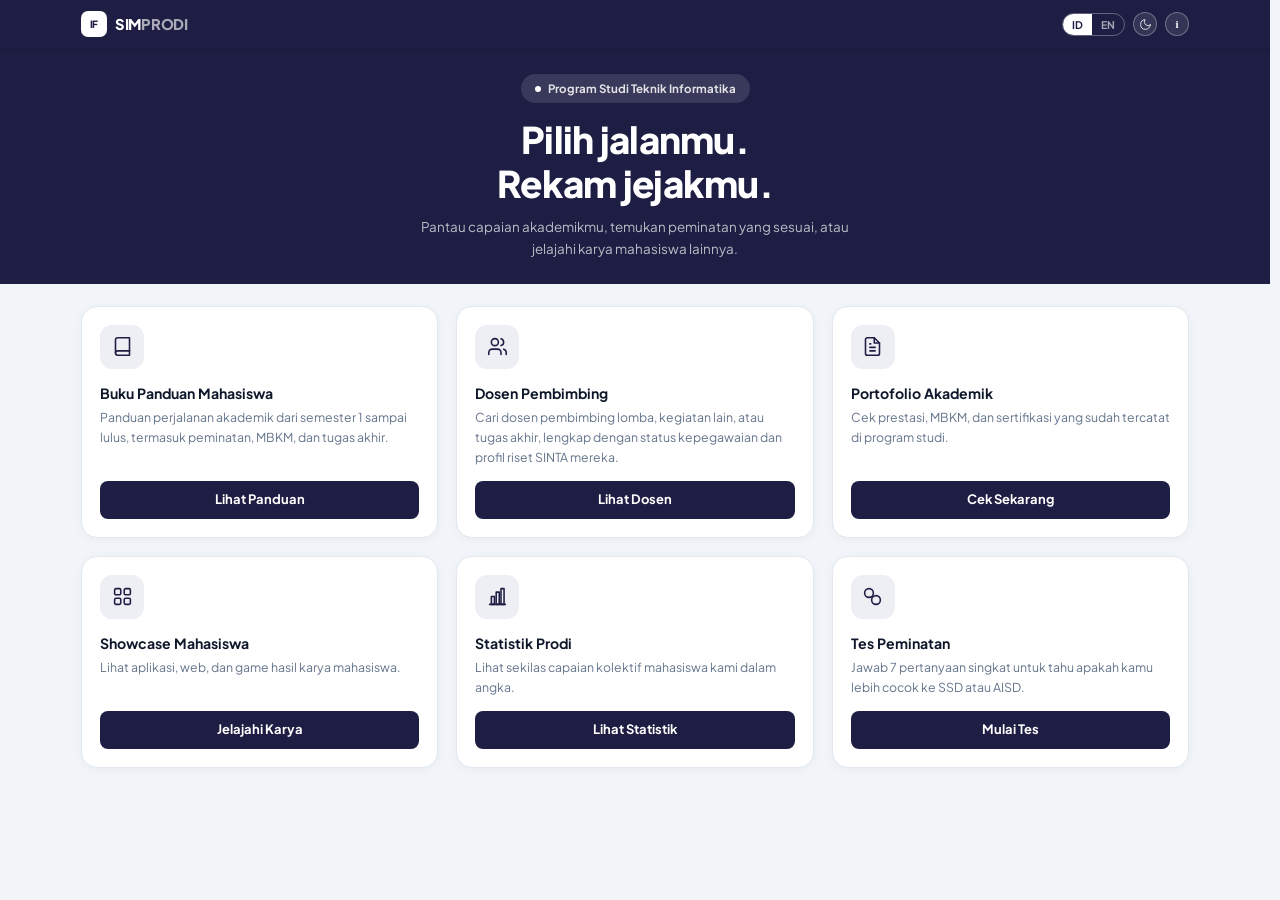
<file: index.html>
<html lang="id">
<head>
<meta charset="UTF-8">
<meta name="viewport" content="width=device-width, initial-scale=1.0">
<title>SIMPRODI - Sistem Informasi Program Studi</title>
<meta name="description" content="Pantau capaian akademikmu, temukan peminatan yang sesuai, atau jelajahi karya mahasiswa lainnya.">
<meta property="og:title" content="SIMPRODI - Sistem Informasi Program Studi">
<meta property="og:description" content="Pantau capaian akademikmu, temukan peminatan yang sesuai, atau jelajahi karya mahasiswa lainnya.">
<meta property="og:type" content="website">
<meta property="og:image" content="https://simprodi.fandipres.my.id/previews/home-page.png">
<link rel="canonical" href="https://simprodi.fandipres.my.id/">
<script type="application/ld+json">
{
  "@context": "https://schema.org",
  "@type": "WebSite",
  "name": "SIMPRODI - Sistem Informasi Program Studi",
  "url": "https://simprodi.fandipres.my.id/",
  "description": "Pantau capaian akademikmu, temukan peminatan yang sesuai, atau jelajahi karya mahasiswa lainnya.",
  "inLanguage": ["id", "en"]
}
</script>
<script>
// Terapkan pilihan tema tersimpan SEBELUM CSS digambar, supaya tidak ada
// kedipan warna terang sesaat sebelum berpindah ke gelap (atau sebaliknya).
(function() {
  try {
    var saved = localStorage.getItem('simprodi_theme');
    if (saved === 'light' || saved === 'dark') document.documentElement.setAttribute('data-theme', saved);
  } catch (e) {}
})();
</script>
<link rel="stylesheet" href="https://fonts.googleapis.com/css2?family=Plus+Jakarta+Sans:wght@400;500;600;700;800&display=swap">
<link rel="stylesheet" href="/assets/app.css">
</head>
<body>
<script src="/assets/app.js"></script>
</body>
</html>
</file>
<file: assets/app.css>
*, *::before, *::after { box-sizing: border-box; margin: 0; padding: 0; -webkit-tap-highlight-color: transparent; }

:root {
  --blue:        #1e1e44;
  --accent:      #1e1e44;
  --blue-soft:   #eeeff5;
  --blue-border: #d7d9e6;
  --slate:       #5b6b8c;
  --slate-soft:  #eef1f5;
  --slate-border:#d7ddE6;
  --green:       #16a34a;
  --green-soft:  #f0fdf4;
  --green-border:#bbf7d0;
  --purple:      #7c3aed;
  --purple-soft: #faf5ff;
  --purple-border:#ddd6fe;
  --orange:      #ea580c;
  --orange-soft: #fff7ed;
  --orange-border:#fed7aa;
  --red:         #dc2626;
  --red-soft:    #fef2f2;
  --red-border:  #fecaca;
  --bg:          #f1f5f9;
  --card:        #ffffff;
  --border:      #e2e8f0;
  --text:        #0f172a;
  --muted:       #64748b;
  --subtle:      #94a3b8;
  --radius:      10px;
  --font: 'Plus Jakarta Sans', system-ui, -apple-system, 'Segoe UI', Roboto, sans-serif;
}

/* Mode gelap: menimpa palet di atas. Dipicu otomatis mengikuti preferensi
   sistem (prefers-color-scheme), atau override manual lewat atribut
   data-theme di <html> saat pengguna memilih sendiri lewat tombol toggle. */
@media (prefers-color-scheme: dark) {
  :root:not([data-theme="light"]) {
    --blue:        #4a4a7e;
    --accent:      #a5b4fc;
    --blue-soft:   #23233f;
    --blue-border: #3a3a5e;
    --slate:       #8a94ad;
    --slate-soft:  #232733;
    --slate-border:#3a4050;
    --green:       #22c55e;
    --green-soft:  #142e1e;
    --green-border:#1b4a2e;
    --purple:      #a78bfa;
    --purple-soft: #241a3d;
    --purple-border:#3f2a6b;
    --orange:      #fb923c;
    --orange-soft: #3a2210;
    --orange-border:#6b3a10;
    --red:         #f87171;
    --red-soft:    #3a1616;
    --red-border:  #6b2323;
    --bg:          #0f172a;
    --card:        #1e293b;
    --border:      #334155;
    --text:        #f1f5f9;
    --muted:       #94a3b8;
    --subtle:      #64748b;
  }
}
:root[data-theme="dark"] {
  --blue:        #4a4a7e;
  --accent:      #a5b4fc;
  --blue-soft:   #23233f;
  --blue-border: #3a3a5e;
  --slate:       #8a94ad;
  --slate-soft:  #232733;
  --slate-border:#3a4050;
  --green:       #22c55e;
  --green-soft:  #142e1e;
  --green-border:#1b4a2e;
  --purple:      #a78bfa;
  --purple-soft: #241a3d;
  --purple-border:#3f2a6b;
  --orange:      #fb923c;
  --orange-soft: #3a2210;
  --orange-border:#6b3a10;
  --red:         #f87171;
  --red-soft:    #3a1616;
  --red-border:  #6b2323;
  --bg:          #0f172a;
  --card:        #1e293b;
  --border:      #334155;
  --text:        #f1f5f9;
  --muted:       #94a3b8;
  --subtle:      #64748b;
}

body {
  font-family: var(--font); background: var(--bg);
  color: var(--text); min-height: 100vh;
  font-size: 15px; line-height: 1.5;
  -webkit-font-smoothing: antialiased;
  display: flex; flex-direction: column;
  overflow-x: hidden;
}
main { flex: 1; }

/* ---- CUSTOM SCROLLBAR ---- theme-aware (uses --blue-border, which
   already has its own light/dark values), so it follows the navy
   identity instead of the browser's default gray scrollbar. */
/* scrollbar-gutter menjaga lebar area konten tetap sama baik saat
   scrollbar vertikal muncul (halaman panjang) maupun tidak (halaman
   pendek) - tanpa ini, header/.page-wrap yang di-center akan tampak
   bergeser beberapa pixel setiap kali berpindah fitur. */
html { scrollbar-width: thin; scrollbar-color: var(--blue-border) transparent; scrollbar-gutter: stable; }
::-webkit-scrollbar { width: 9px; height: 9px; }
::-webkit-scrollbar-track { background: transparent; }
::-webkit-scrollbar-thumb { background: var(--blue-border); border-radius: 5px; border: 2px solid transparent; background-clip: padding-box; }
::-webkit-scrollbar-thumb:hover { background: var(--blue); background-clip: padding-box; }

/* ---- HEADER ----
   Latar navy tetap, terlepas dari tema terang/gelap situs - header
   berperan sebagai "identitas" yang selalu gelap, jadi semua warna teks
   di dalamnya di-override manual ke putih/terang, bukan ikut var(--text). */
.site-header {
  background: var(--blue);
  box-shadow: 0 1px 6px rgba(0,0,0,.16);
  position: sticky; top: 0; z-index: 100;
}
.header-inner {
  max-width: 900px; margin: 0 auto;
  padding: 0 16px; height: 48px;
  display: flex; align-items: center; justify-content: space-between;
}
.header-brand { display: flex; align-items: center; gap: 8px; cursor: pointer; }
.header-brand-mark {
  width: 26px; height: 26px; border-radius: 7px; background: #fff;
  color: var(--accent); font-weight: 800; font-size: 10px; letter-spacing: -0.02em;
  display: flex; align-items: center; justify-content: center; flex-shrink: 0;
}
.header-brand-text {
  font-size: 0.92rem; font-weight: 800; color: #fff; letter-spacing: -0.02em;
}
.header-brand-text span { color: rgba(255,255,255,.62); }
.header-info-btn {
  width: 24px; height: 24px; border-radius: 50%;
  border: 1.5px solid rgba(255,255,255,.3); background: rgba(255,255,255,.1);
  display: flex; align-items: center; justify-content: center;
  cursor: pointer; font-size: 0.68rem; font-weight: 700;
  color: #fff; font-family: Georgia, serif;
  transition: border-color .15s, color .15s, background .15s;
  flex-shrink: 0; line-height: 1;
}
.header-info-btn:hover { border-color: #fff; background: rgba(255,255,255,.2); color: #fff; }
.lang-toggle {
  display: flex; border: 1.5px solid rgba(255,255,255,.3); border-radius: 20px;
  overflow: hidden; flex-shrink: 0;
}
.lang-btn {
  border: none; background: transparent; color: rgba(255,255,255,.6);
  font-family: var(--font); font-size: 0.66rem; font-weight: 700;
  padding: 4px 9px; cursor: pointer; transition: background .15s, color .15s;
}
.lang-btn.active { background: #fff; color: var(--blue); }

/* ---- MODAL ABOUT ---- */
.about-overlay {
  display: none; position: fixed; inset: 0;
  background: rgba(15,23,42,.35); z-index: 300;
  align-items: flex-end; justify-content: center;
  padding: 0 16px 24px;
}
.about-overlay.open { display: flex; }
.about-modal {
  background: var(--card); border-radius: 16px;
  padding: 22px 20px 20px; width: 100%; max-width: 480px;
  box-shadow: 0 12px 40px rgba(0,0,0,.18);
  animation: slideUp .18s ease;
}
@keyframes slideUp { from { transform: translateY(16px); opacity: 0; } to { transform: translateY(0); opacity: 1; } }
.about-eyebrow {
  font-size: 0.62rem; font-weight: 700; text-transform: uppercase;
  letter-spacing: 0.08em; color: var(--subtle); margin-bottom: 10px;
}
.about-brand {
  font-size: 1.1rem; font-weight: 800; color: var(--text);
  letter-spacing: -0.02em; margin-bottom: 4px;
}
.about-brand b { color: var(--accent); }
.about-expand {
  font-size: 0.78rem; font-weight: 600; color: var(--muted);
  margin-bottom: 12px; line-height: 1.5;
}
.about-desc {
  font-size: 0.80rem; color: var(--muted); line-height: 1.65;
}
.about-close {
  display: block; width: 100%; margin-top: 16px;
  background: var(--bg); border: none; border-radius: 8px;
  padding: 10px; font-size: 0.84rem; font-weight: 600;
  font-family: var(--font); color: var(--muted); cursor: pointer;
  transition: background .15s;
}
.about-close:hover { background: var(--border); }

/* ---- LAYOUT ---- */
.page-wrap { max-width: 900px; margin: 0 auto; padding: 20px 16px 48px; }

/* Lebar konten: dua ukuran saja, di semua ukuran layar.
   - Lebar: mengikuti .page-wrap (900px, 1140px di desktop) untuk halaman
     ikhtisar/grid: Beranda, Buku Panduan, Dosen, Statistik, Galeri dan
     Detail Showcase. View-nya tidak diberi max-width sendiri.
   - Sempit: 760px untuk halaman baca/isian: Portofolio (cari + detail),
     Tes Peminatan (+ hasil), Kirim Karya, Cek Status.
   .home-hero-inner selalu = lebar konten + 32px (padding 16px kiri-kanan),
   supaya judul hero sejajar dengan tepi konten di bawahnya. Untuk halaman
   lebar itu otomatis (default .home-hero-inner = lebar .page-wrap). */
#searchSection, #detailView, #quizView, #quizResultView, #scFormView, #scStatusView {
  max-width: 760px; margin-left: auto; margin-right: auto;
}
#searchSection .home-hero-inner, #detailView .home-hero-inner, #quizView .home-hero-inner,
#quizResultView .home-hero-inner, #scFormView .home-hero-inner, #scStatusView .home-hero-inner { max-width: 792px; }

@media (min-width: 1024px) {
  .page-wrap { max-width: 1140px; }
  .header-inner { max-width: 1140px; }
}

/* ---- SEARCH ---- */
.search-card {
  background: var(--card); border: 1px solid var(--border);
  border-radius: var(--radius); padding: 16px; margin-bottom: 18px;
}
.search-row { display: flex; gap: 8px; }
.search-input {
  flex: 1; border: 1.5px solid var(--border); border-radius: 8px;
  padding: 10px 13px; font-size: 0.92rem; font-family: var(--font);
  color: var(--text); outline: none; transition: border-color .15s;
  background: var(--card);
}
.search-input:focus   { border-color: var(--accent); }
.search-input::placeholder { color: var(--subtle); }
.search-btn {
  background: var(--blue); color: #fff; border: none;
  border-radius: 8px; padding: 10px 20px;
  font-size: 0.92rem; font-weight: 600; font-family: var(--font);
  cursor: pointer; transition: background .15s; white-space: nowrap;
}
.search-btn:hover    { filter: brightness(1.25); }
.search-btn:disabled { opacity: .45; cursor: not-allowed; }
.search-hint { font-size: 0.78rem; color: var(--muted); margin-top: 8px; }

/* ---- STATUS ---- */
.msg-center { text-align: center; padding: 20px 0; font-size: 0.87rem; color: var(--muted); }
.msg-error  { text-align: center; padding: 20px 0; font-size: 0.87rem; color: var(--red); }

/* ---- RESULT INFO ---- */
.result-info {
  font-size: 0.82rem; color: var(--accent);
  background: var(--blue-soft); border: 1px solid var(--blue-border);
  border-radius: 8px; padding: 9px 14px; margin-bottom: 12px;
}

/* ---- STUDENT CARDS ---- */
.student-card {
  background: var(--card); border: 1px solid var(--border);
  border-radius: var(--radius); padding: 13px 15px;
  margin-bottom: 8px; cursor: pointer;
  display: flex; align-items: center; gap: 12px;
  transition: border-color .15s, box-shadow .15s;
  -webkit-tap-highlight-color: transparent;
}
.student-card:hover {
  border-color: var(--accent);
  box-shadow: 0 2px 12px rgba(15,23,42,.08);
}
.s-body  { flex: 1; min-width: 0; }
.s-name  { font-weight: 600; font-size: 0.92rem; white-space: nowrap; overflow: hidden; text-overflow: ellipsis; }
.s-nim   { font-size: 0.78rem; color: var(--muted); margin-top: 1px; }
.s-tags  { display: flex; flex-wrap: wrap; gap: 4px; margin-top: 6px; }
.tag {
  font-size: 0.70rem; font-weight: 600; padding: 2px 8px;
  border-radius: 20px; border: 1px solid; line-height: 1.4;
}
.tag-p  { background: var(--blue-soft);   color: var(--accent);   border-color: var(--blue-border);   }
.tag-m  { background: var(--green-soft);  color: var(--green);  border-color: var(--green-border);  }
.tag-s  { background: var(--purple-soft); color: var(--purple); border-color: var(--purple-border); }
.tag-0  { background: var(--bg); color: var(--subtle); border-color: var(--border); }
.s-chevron {
  width: 8px; height: 8px; flex-shrink: 0;
  border-right: 2px solid var(--border);
  border-top:   2px solid var(--border);
  transform: rotate(45deg); margin-right: 4px;
}

/* ---- DETAIL VIEW ---- */
#detailView { display: none; }

.detail-header {
  background: var(--card); border: 1px solid var(--border);
  border-radius: var(--radius); padding: 16px;
  display: flex; align-items: center; gap: 14px; margin-bottom: 14px;
}

/* ---- IKUTI NIM (bookmark lokal, lihat app.js) ---- */
.follow-btn {
  flex-shrink: 0; background: var(--card); border: 1.5px solid var(--border);
  border-radius: 8px; padding: 8px 14px; min-height: 40px; font-size: 0.82rem; font-weight: 600;
  font-family: var(--font); color: var(--muted); cursor: pointer;
  transition: border-color .15s, color .15s, background .15s;
}
.follow-btn:hover { border-color: var(--accent); color: var(--accent); }
.follow-btn.active { background: var(--blue-soft); border-color: var(--accent); color: var(--accent); }
.follow-list-title {
  font-size: 0.72rem; font-weight: 700; text-transform: uppercase;
  letter-spacing: .05em; color: var(--muted); margin: 2px 0 8px;
}
.follow-badge {
  display: inline-block; margin-left: 6px; font-size: 0.68rem; font-weight: 700;
  padding: 1px 7px; border-radius: 20px; vertical-align: middle;
  background: var(--red-soft); color: var(--red); border: 1px solid var(--red-border);
}
.follow-remove-btn {
  flex-shrink: 0; width: 26px; height: 26px; border-radius: 6px;
  border: 1px solid var(--border); background: var(--card); color: var(--muted);
  font-size: 0.95rem; cursor: pointer; transition: border-color .15s, color .15s, background .15s;
}
.follow-remove-btn:hover { border-color: var(--red-border); color: var(--red); background: var(--red-soft); }
.d-name    { font-size: 1rem; font-weight: 700; }
.d-nim     { font-size: 0.80rem; color: var(--muted); margin-top: 2px; }

/* ---- ACCORDION ---- */
.acc-wrap  { margin-bottom: 8px; }

.acc-btn {
  width: 100%; background: var(--card);
  border: 1px solid var(--border); border-radius: var(--radius);
  padding: 12px 16px; display: flex; align-items: center;
  justify-content: space-between; cursor: pointer;
  font-family: var(--font); transition: border-color .15s;
  -webkit-tap-highlight-color: transparent;
}
.acc-btn:hover { border-color: var(--muted); }
.acc-btn.is-open { border-radius: var(--radius) var(--radius) 0 0; }

.acc-lhs   { display: flex; align-items: center; gap: 10px; }
.acc-cat-icon {
  width: 30px; height: 30px; border-radius: 9px; flex-shrink: 0;
  background: var(--blue-soft); color: var(--accent);
  display: flex; align-items: center; justify-content: center;
}
.acc-label { font-size: 0.88rem; font-weight: 600; color: var(--text); }
.acc-count { font-size: 0.70rem; font-weight: 700; padding: 2px 7px; border-radius: 20px; }
.c-blue    { background: var(--blue-soft);   color: var(--accent);   }
.c-green   { background: var(--green-soft);  color: var(--green);  }
.c-purple  { background: var(--purple-soft); color: var(--purple); }

.acc-icon {
  width: 7px; height: 7px; flex-shrink: 0;
  border-right: 2px solid var(--subtle);
  border-bottom: 2px solid var(--subtle);
  transform: rotate(45deg); transition: transform .2s;
}
.acc-icon.open { transform: rotate(-135deg); }

.acc-body {
  display: none; background: var(--card);
  border: 1px solid var(--border); border-top: none;
  border-radius: 0 0 var(--radius) var(--radius);
}
.acc-body.open { display: block; }

.acc-empty {
  padding: 18px 16px; font-size: 0.84rem; color: var(--subtle); font-style: italic;
}

/* ---- DATA ROWS ---- */
.data-row {
  padding: 12px 16px; border-bottom: 1px solid var(--border);
}
.data-row:last-child { border-bottom: none; }

.row-meta { display: flex; align-items: center; flex-wrap: wrap; gap: 5px; margin-bottom: 5px; }
.sem-tag {
  font-size: 0.70rem; font-weight: 600; padding: 2px 7px;
  border-radius: 4px; background: var(--bg); color: var(--muted);
}
.kat-tag {
  font-size: 0.70rem; font-weight: 600; padding: 2px 7px;
  border-radius: 4px; background: var(--purple-soft);
  color: var(--purple); border: 1px solid var(--purple-border);
}
.row-main { font-size: 0.86rem; color: var(--text); line-height: 1.55; }
.row-sub  { font-size: 0.81rem; color: var(--muted); line-height: 1.5; margin-top: 3px; font-style: italic; }

/* ---- LAPORAN ---- */
.lapor-card {
  background: var(--card); border: 1px solid var(--border);
  border-radius: var(--radius); padding: 16px; margin-top: 10px;
}
.lapor-header {
  display: flex; align-items: flex-start;
  justify-content: space-between; gap: 12px; flex-wrap: wrap;
}
.lapor-title { font-size: 0.88rem; font-weight: 600; }
.lapor-desc  { font-size: 0.79rem; color: var(--muted); margin-top: 3px; }
.btn-lapor {
  background: var(--card); color: var(--accent);
  border: 1px solid var(--border); border-radius: 999px;
  padding: 9px 16px; min-height: 40px; font-size: 0.82rem; font-weight: 700;
  font-family: var(--font); cursor: pointer; white-space: nowrap;
  transition: background .15s; flex-shrink: 0;
}
.btn-lapor:hover { background: var(--blue-soft); border-color: var(--accent); }

.alert {
  margin-top: 10px; padding: 10px 13px; border-radius: 8px;
  font-size: 0.83rem; line-height: 1.5;
}
.alert-ok  { background: var(--green-soft); color: var(--green); border: 1px solid var(--green-border); }
.alert-err { background: var(--red-soft); color: var(--red); border: 1px solid var(--red-border); }

/* ---- TOAST ---- */
.toast {
  position: fixed; bottom: 24px; left: 50%;
  transform: translateX(-50%) translateY(12px);
  background: #1e293b; color: #fff;
  padding: 10px 18px; border-radius: 8px;
  font-size: 0.83rem; font-weight: 500;
  opacity: 0; transition: opacity .2s, transform .2s;
  z-index: 400; pointer-events: none; white-space: nowrap;
}
.toast.show { opacity: 1; transform: translateX(-50%) translateY(0); }

/* ---- FOOTER ---- */

/* ---- SEMESTER GROUP ---- */
.sem-group { }
.sem-group-label {
  font-size: 0.70rem; font-weight: 700; text-transform: uppercase;
  letter-spacing: 0.6px; color: var(--muted);
  padding: 7px 16px 5px; background: var(--bg);
  border-bottom: 1px solid var(--border);
  border-top: 1px solid var(--border);
}
.sem-group:first-child .sem-group-label { border-top: none; }
.sem-group .data-row { border-bottom: 1px solid var(--border); }
.sem-group .data-row:last-child { border-bottom: none; }

/* ---- INFO BUTTON ---- */
.info-btn {
  width: 28px; height: 28px; border-radius: 50%;
  background: var(--border); color: var(--muted);
  border: none; cursor: pointer; font-size: 0.62rem; font-weight: 700;
  display: inline-flex; align-items: center; justify-content: center;
  flex-shrink: 0; transition: background .15s, color .15s;
  font-family: Georgia, serif; font-size: 0.8rem; line-height: 1; user-select: none;
}
.info-btn:hover, .info-btn:focus-visible { background: var(--blue); color: #fff; outline: none; }

/* ---- INFO MODAL ---- */
.info-overlay {
  display: none; position: fixed; inset: 0;
  background: rgba(0,0,0,.4); z-index: 300;
  align-items: center; justify-content: center; padding: 20px;
}
.info-overlay.open { display: flex; }
.info-box {
  background: var(--card); border-radius: 14px;
  padding: 22px 20px 20px; max-width: 340px; width: 100%;
  position: relative; box-shadow: 0 12px 40px rgba(0,0,0,.18);
  animation: popIn .15s ease;
}
@keyframes popIn { from { transform: scale(.92); opacity: 0; } to { transform: scale(1); opacity: 1; } }
.info-close {
  position: absolute; top: 12px; right: 12px;
  background: none; border: none; cursor: pointer;
  color: var(--subtle); font-size: 0.85rem; line-height: 1;
  width: 26px; height: 26px; display: flex; align-items: center; justify-content: center;
  border-radius: 6px; transition: background .15s, color .15s;
}
.info-close:hover { background: var(--bg); color: var(--text); }
.info-cat {
  font-size: 0.68rem; font-weight: 700; text-transform: uppercase;
  letter-spacing: 0.6px; margin-bottom: 6px; padding: 3px 8px;
  border-radius: 4px; display: inline-block;
}
.info-cat.mbkm   { background: var(--green-soft);  color: var(--green); }
.info-cat.pres   { background: var(--blue-soft);   color: var(--accent);  }
.info-cat.sert   { background: var(--purple-soft); color: var(--purple);}
.info-title { font-size: 0.95rem; font-weight: 700; margin-bottom: 10px; color: var(--text); }
.info-body  { font-size: 0.83rem; color: var(--muted); line-height: 1.7; }

/* ---- SPINNER ---- */
.spinner {
  display: inline-block; width: 13px; height: 13px;
  border: 2px solid rgba(255,255,255,.35); border-top-color: #fff;
  border-radius: 50%; animation: spin .65s linear infinite;
  vertical-align: middle; margin-right: 5px;
}
@keyframes spin { to { transform: rotate(360deg); } }

/* ---- MOBILE ---- */
@media (max-width: 480px) {
  .search-btn { padding: 10px 14px; font-size: 0.88rem; }
  .s-name { font-size: 0.90rem; }
  .lapor-header { flex-direction: column; }
  .btn-lapor { width: 100%; text-align: center; }
}

/* ---- BERANDA ----
   .home-hero dibuat "full-bleed" (lebar penuh layar) meski induknya
   (.page-wrap) dibatasi 680px, supaya latar navy-nya menyambung rata
   dengan .site-header di atasnya - persis seperti di mockup, tanpa perlu
   mengubah struktur .page-wrap yang dipakai bersama semua tampilan lain. */
.home-hero {
  background: var(--blue);
  width: 100vw; position: relative; left: 50%; margin-left: -50vw;
  padding: 26px 0 24px; margin-top: -20px; margin-bottom: 22px;
}
/* Padding horizontal 16px sengaja ditaruh di .home-hero-inner (bukan di
   .home-hero) supaya perhitungannya sama persis dengan .page-wrap dan
   .header-inner (satu lapis padding pada elemen yang di-max-width+center),
   sehingga tombol/teks di header sejajar dengan batas nav dan konten di
   bawahnya, bukan tergeser 16px lebih ke kiri. */
.home-hero-inner { max-width: 900px; margin: 0 auto; padding: 0 16px; }
@media (min-width: 1024px) { .home-hero-inner { max-width: 1140px; } }
#homeView .home-hero-inner { max-width: none; text-align: center; }
.home-headline {
  font-size: 1.6rem; font-weight: 800; line-height: 1.2;
  color: var(--text); letter-spacing: -0.02em; text-wrap: balance; margin-bottom: 10px;
}
.home-hero .home-headline { color: #fff; }
#homeView .home-headline { font-size: 2.3rem; }
@media (max-width: 480px) { #homeView .home-headline { font-size: 1.7rem; } }
.home-sub { font-size: 0.84rem; color: var(--muted); line-height: 1.65; }
.home-hero .home-sub { color: rgba(255,255,255,.7); }
#homeView .home-sub { max-width: 460px; margin: 0 auto; }
.eyebrow {
  display: inline-flex; align-items: center; gap: 7px;
  background: rgba(255,255,255,.12); border-radius: 999px; padding: 6px 14px;
  font-size: 0.72rem; font-weight: 700; color: rgba(255,255,255,.85); margin-bottom: 14px;
}
.eyebrow-dot { width: 6px; height: 6px; border-radius: 50%; background: #fff; flex-shrink: 0; }

.home-cards {
  display: grid; grid-template-columns: 1fr 1fr;
  gap: 18px; margin-bottom: 24px;
}
@media (min-width: 1024px) {
  .home-cards { grid-template-columns: repeat(3, 1fr); }
}
@media (max-width: 400px) {
  .home-cards { grid-template-columns: 1fr; }
  .home-headline { font-size: 1.32rem; }
}
.home-card {
  background: var(--card); border: 1px solid var(--border);
  border-radius: 16px; cursor: pointer;
  box-shadow: 0 2px 10px rgba(15,23,42,.04);
  transition: border-color .18s, box-shadow .18s, transform .14s;
  -webkit-tap-highlight-color: transparent; outline: none;
  display: flex; flex-direction: column;
}
.home-card:hover, .home-card:focus-visible {
  border-color: var(--accent);
  box-shadow: 0 8px 24px rgba(30,30,68,.12);
  transform: translateY(-2px);
}
.home-card-icon {
  width: 44px; height: 44px; border-radius: 12px; background: var(--blue-soft);
  color: var(--accent); display: flex; align-items: center; justify-content: center;
  margin: 18px 18px 0;
}

.home-card-body { padding: 15px 18px 18px; flex: 1; display: flex; flex-direction: column; }
.home-card-title {
  font-size: 0.88rem; font-weight: 700; color: var(--text);
  line-height: 1.3; margin-bottom: 6px;
}
.home-card-desc {
  font-size: 0.77rem; color: var(--muted); line-height: 1.6;
  flex: 1; margin-bottom: 14px;
}
.home-card-btn {
  display: block; width: 100%; border: none; border-radius: 8px;
  padding: 9px 12px; font-size: 0.81rem; font-weight: 700;
  font-family: var(--font); text-align: center; pointer-events: none;
  background: var(--blue); color: #fff;
}

/* ---- PENGUMUMAN (beranda) ---- */
.ann-list { display: flex; flex-direction: column; gap: 10px; margin-bottom: 22px; }
.ann-label { font-size: 0.7rem; font-weight: 800; letter-spacing: .8px; text-transform: uppercase; color: var(--muted); }
.ann-card {
  display: flex; gap: 14px; align-items: flex-start; background: var(--card);
  border: 1px solid var(--border); border-radius: 16px; padding: 16px 18px;
  box-shadow: 0 2px 10px rgba(15,23,42,.04);
}
.ann-icon {
  flex-shrink: 0; width: 38px; height: 38px; border-radius: 11px; background: var(--blue-soft);
  color: var(--accent); display: flex; align-items: center; justify-content: center;
}
.ann-body { min-width: 0; }
.ann-title { font-size: 0.9rem; font-weight: 700; color: var(--text); line-height: 1.35; }
.ann-text { font-size: 0.8rem; color: var(--muted); line-height: 1.6; margin-top: 4px; white-space: pre-line; overflow-wrap: anywhere; }
.ann-link { display: inline-block; margin-top: 8px; font-size: 0.8rem; font-weight: 700; color: var(--accent); }
.ann-link:hover { text-decoration: underline; }

/* ---- KUIS PEMINATAN ---- */
.quiz-progress-row { display: flex; align-items: center; gap: 12px; margin-bottom: 4px; }
.quiz-steps { display: flex; gap: 5px; flex: 1; }
.quiz-step { flex: 1; height: 5px; border-radius: 3px; background: var(--border); }
.quiz-step.done { background: var(--accent); }
.quiz-step-label { font-size: 0.75rem; color: var(--muted); font-weight: 600; white-space: nowrap; }
.quiz-card {
  background: var(--card); border: 1px solid var(--border);
  border-radius: var(--radius); padding: 20px 18px; margin-top: 12px;
}
.quiz-q {
  font-size: 0.95rem; font-weight: 700; color: var(--text);
  line-height: 1.6; margin-bottom: 16px;
}
.quiz-options { display: flex; flex-direction: column; gap: 10px; }
.quiz-option {
  width: 100%; text-align: left; border: 1.5px solid var(--border);
  border-radius: 10px; padding: 12px 15px;
  display: flex; align-items: center; gap: 12px;
  font-size: 0.87rem; font-family: var(--font); color: var(--text);
  background: var(--card); cursor: pointer; line-height: 1.55;
  transition: border-color .15s, background .15s;
  -webkit-tap-highlight-color: transparent;
}
.quiz-option:hover { border-color: var(--accent); background: var(--blue-soft); }
.quiz-opt-mark {
  width: 26px; height: 26px; border-radius: 50%; flex-shrink: 0;
  border: 1.5px solid var(--border); color: var(--subtle);
  font-weight: 800; font-size: 0.72rem;
  display: flex; align-items: center; justify-content: center;
  transition: border-color .15s, color .15s;
}
.quiz-option:hover .quiz-opt-mark { border-color: var(--accent); color: var(--accent); }
.quiz-prev-btn {
  display: flex; align-items: center; gap: 6px; margin-top: 16px;
  background: none; border: none; cursor: pointer; padding: 4px 0;
  font-size: 0.82rem; font-weight: 600; color: var(--muted);
  font-family: var(--font); transition: color .15s;
}
.quiz-prev-btn:hover { color: var(--accent); }

/* ---- HASIL KUIS ---- */
.result-hero {
  background: var(--card); border: 1px solid var(--border);
  border-radius: var(--radius); padding: 22px 20px; text-align: center; margin-bottom: 12px;
}
.result-chip {
  display: inline-block; font-size: 0.68rem; font-weight: 700; text-transform: uppercase;
  letter-spacing: 0.5px; padding: 3px 10px; border-radius: 20px; margin-bottom: 10px;
}
.chip-ssd  { background: var(--blue-soft);  color: var(--accent);  }
.chip-aisd { background: var(--slate-soft); color: var(--slate); }
.result-pem-name { font-size: 1.05rem; font-weight: 700; color: var(--text); margin-bottom: 5px; line-height: 1.4; }
.result-score-line { font-size: 0.82rem; color: var(--muted); margin-bottom: 16px; }
.score-bars { display: flex; flex-direction: column; gap: 8px; text-align: left; }
.score-row-label {
  display: flex; justify-content: space-between;
  font-size: 0.74rem; font-weight: 700; margin-bottom: 4px;
}
.score-row-label.ssd  { color: var(--accent);  }
.score-row-label.aisd { color: var(--slate); }
.score-track { height: 6px; background: var(--border); border-radius: 3px; overflow: hidden; }
.score-fill-ssd  { height: 100%; background: var(--accent);  border-radius: 3px; transition: width .5s ease; }
.score-fill-aisd { height: 100%; background: var(--slate); border-radius: 3px; transition: width .5s ease; }
.result-desc-card {
  background: var(--card); border: 1px solid var(--border);
  border-radius: var(--radius); padding: 16px; margin-bottom: 12px;
}
.result-desc-title { font-size: 0.86rem; font-weight: 700; color: var(--text); margin-bottom: 7px; }
.result-desc-body  { font-size: 0.82rem; color: var(--muted); line-height: 1.7; }
.result-sub-label {
  font-size: 0.68rem; font-weight: 700; text-transform: uppercase;
  letter-spacing: 0.05em; color: var(--subtle); margin: 14px 0 8px;
}
.result-tags { display: flex; flex-wrap: wrap; gap: 6px; }
.result-tag {
  font-size: 0.74rem; font-weight: 600; padding: 5px 10px;
  border-radius: 20px; line-height: 1.3;
}
.result-note {
  font-size: 0.76rem; color: var(--subtle); line-height: 1.6;
  background: var(--bg); border: 1px solid var(--border);
  border-radius: 8px; padding: 10px 13px; margin-bottom: 14px;
}
.result-actions { display: flex; flex-direction: column; gap: 8px; }
.btn-full-primary {
  width: 100%; background: var(--blue); color: #fff; border: none;
  border-radius: 10px; padding: 13px; font-size: 0.92rem; font-weight: 700;
  font-family: var(--font); cursor: pointer; transition: background .15s;
}
.btn-full-primary:hover { opacity: .9; }
.btn-full-sec {
  width: 100%; background: none; color: var(--muted); border: 1.5px solid var(--border);
  border-radius: 10px; padding: 12px; font-size: 0.88rem; font-weight: 600;
  font-family: var(--font); cursor: pointer; transition: border-color .15s, color .15s;
}
.btn-full-sec:hover { border-color: var(--accent); color: var(--accent); }

/* ---- SHOWCASE MAHASISWA ---- */
#scGaleriView, #scDetailView, #scFormView, #scStatusView { display: none; }

/* ---- STATISTIK PROGRAM STUDI ---- */
.stat-disclaimer {
  background: var(--orange-soft); border: 1px solid var(--orange-border);
  border-radius: var(--radius); padding: 12px 14px; margin: 14px 0 18px;
}
.stat-disclaimer-title { font-size: 0.82rem; font-weight: 700; color: var(--orange); margin-bottom: 4px; }
.stat-disclaimer-desc { font-size: 0.78rem; color: var(--muted); line-height: 1.6; }
.stat-grid {
  display: grid; grid-template-columns: repeat(2, 1fr); gap: 10px; margin-bottom: 18px;
}
@media (min-width: 560px) { .stat-grid { grid-template-columns: repeat(4, 1fr); } }
.stat-grid > .stat-card:first-child { grid-column: 1 / -1; }
.stat-card {
  background: var(--card); border: 1px solid var(--border);
  border-radius: var(--radius); padding: 18px 14px; text-align: center;
}
.stat-icon { width: 34px; height: 34px; margin: 0 auto 10px; color: var(--accent); }
.stat-icon svg { width: 100%; height: 100%; }
.stat-value { font-size: 1.6rem; font-weight: 800; color: var(--text); line-height: 1.15; margin-bottom: 4px; }
.stat-label { font-size: 0.74rem; color: var(--muted); line-height: 1.4; }

/* ---- BUKU PANDUAN MAHASISWA ---- */
.panduan-timeline { display: flex; flex-direction: column; gap: 14px; }
/* Tab Perjalanan Semester / Istilah Penting di hero navy */
.panduan-tabs { display: flex; flex-wrap: wrap; gap: 6px; margin-top: 14px; }
.panduan-tab {
  padding: 8px 15px; border-radius: 999px; border: 1px solid rgba(255,255,255,.28);
  background: transparent; color: #e2e8f0; font-family: var(--font); font-size: 0.82rem;
  font-weight: 600; cursor: pointer; transition: background .15s, color .15s;
}
.panduan-tab:hover:not(.active) { background: rgba(255,255,255,.08); }
.panduan-tab.active { background: #fff; border-color: #fff; color: #1e1e44; font-weight: 700; }
.panduan-search {
  display: flex; align-items: center; gap: 10px; margin-top: 12px;
  background: var(--card); color: var(--muted); border-radius: 10px; padding: 0 14px; height: 46px;
}
.panduan-search input {
  flex: 1; min-width: 0; border: 0; background: transparent; outline: none;
  font-family: var(--font); font-size: 0.9rem; color: var(--text);
}
/* Kategori di samping (desktop), jadi deretan chip yang digeser (HP) */
.panduan-gl-layout { display: flex; flex-wrap: wrap; align-items: flex-start; gap: 20px; }
.panduan-cats {
  flex: 1 1 230px; max-width: 270px; background: var(--card); border: 1px solid var(--border);
  border-radius: var(--radius); padding: 6px; display: flex; flex-direction: column; gap: 2px;
}
.panduan-cats-label { padding: 8px 10px 4px; font-size: 0.68rem; font-weight: 800; letter-spacing: .8px; color: var(--muted); text-transform: uppercase; }
.panduan-cat {
  display: flex; align-items: center; justify-content: space-between; gap: 10px; text-align: left;
  padding: 8px 10px; border: 0; border-radius: 8px; background: transparent; color: var(--text);
  font-family: var(--font); font-size: 0.8rem; font-weight: 500; cursor: pointer;
}
.panduan-cat:hover { background: var(--bg); }
.panduan-cat.active { background: var(--blue-soft); color: var(--accent); font-weight: 700; }
.panduan-cat-n { font-size: 0.72rem; font-weight: 700; color: var(--muted); }
.panduan-gl-content { flex: 999 1 480px; min-width: 0; display: flex; flex-direction: column; gap: 26px; }
.panduan-gl-title { font-size: 1.02rem; font-weight: 800; color: var(--text); margin: 0; }
.panduan-gl-count { font-size: 0.74rem; font-weight: 600; color: var(--muted); margin-top: 2px; }
.panduan-gl-desc { font-size: 0.8rem; color: var(--muted); line-height: 1.55; margin: 6px 0 0; }
.panduan-gl-grid { display: grid; grid-template-columns: repeat(auto-fill, minmax(250px, 1fr)); gap: 12px; margin-top: 12px; }
.panduan-term {
  background: var(--card); border: 1px solid var(--border); border-radius: var(--radius);
  padding: 15px 16px; display: flex; flex-direction: column; gap: 6px;
}
.panduan-term-name { font-size: 1.12rem; font-weight: 800; color: var(--accent); line-height: 1.2; }
.panduan-term-full { font-size: 0.76rem; font-weight: 600; color: var(--muted); margin-top: -3px; }
.panduan-term-desc { font-size: 0.8rem; color: var(--text); line-height: 1.6; margin: 0; }
@media (max-width: 640px) {
  .panduan-cats {
    flex-basis: 100%; max-width: none; flex-direction: row; overflow-x: auto; gap: 8px;
    background: transparent; border: 0; padding: 0; scrollbar-width: none;
  }
  .panduan-cats::-webkit-scrollbar { display: none; }
  .panduan-cats-label { display: none; }
  .panduan-cat { flex: none; white-space: nowrap; border: 1px solid var(--border); border-radius: 999px; background: var(--card); }
}
.panduan-inline-link { color: var(--accent); font-weight: 700; cursor: pointer; }
.panduan-inline-link:hover { text-decoration: underline; }
.panduan-sem-card {
  background: var(--card); border: 1px solid var(--border);
  border-radius: var(--radius); padding: 16px 18px;
}
.panduan-sem-head {
  display: flex; align-items: flex-start; justify-content: space-between;
  gap: 10px; margin-bottom: 4px;
}
.panduan-sem-title { font-size: 0.95rem; font-weight: 800; color: var(--text); }
.panduan-sem-chapter { font-size: 0.78rem; font-weight: 600; color: var(--accent); margin-top: 1px; }
.panduan-sem-sks { font-size: 0.76rem; color: var(--muted); font-weight: 600; white-space: nowrap; }
.panduan-sem-note { font-size: 0.79rem; color: var(--muted); line-height: 1.55; margin-bottom: 12px; }
.panduan-sem-note p { margin: 0 0 8px; }
.panduan-sem-note p:last-child { margin-bottom: 0; }
.panduan-course-list { display: flex; flex-wrap: wrap; gap: 7px; }
.panduan-course-pill {
  font-size: 0.76rem; background: var(--bg); border: 1px solid var(--border);
  padding: 5px 11px; border-radius: 999px; color: var(--text);
}
.panduan-track-group { margin-top: 12px; }
.panduan-track-group .result-chip { margin-bottom: 8px; }
.panduan-lanjut-card { background: var(--blue-soft); border-color: var(--blue-border); }
.panduan-lanjut-card .panduan-sem-note { color: var(--text); margin-bottom: 0; }
.panduan-kelulusan-card { background: var(--green-soft); border-color: var(--green-border); }
.panduan-kelulusan-card .panduan-sem-note { color: var(--text); margin-bottom: 0; }
.panduan-kelulusan-chapter { color: var(--green); }

/* ---- DAFTAR DOSEN ---- */
.dosen-grid {
  display: grid; grid-template-columns: 1fr; gap: 10px;
}
@media (min-width: 640px) { .dosen-grid { grid-template-columns: 1fr 1fr; } }
@media (min-width: 1024px) { .dosen-grid { grid-template-columns: 1fr 1fr 1fr; } }
.dosen-card {
  background: var(--card); border: 1px solid var(--border);
  border-radius: var(--radius); padding: 14px 16px;
}
.dosen-card-name { font-weight: 700; font-size: 0.92rem; margin-bottom: 8px; }
.dosen-card-links { font-size: 0.82rem; display: flex; flex-wrap: wrap; gap: 6px 14px; }
.dosen-sinta-link { display: inline-flex; align-items: center; gap: 3px; color: var(--accent); font-weight: 600; text-decoration: none; }
.dosen-sinta-link:hover { text-decoration: underline; }

.sc-card {
  background: var(--card); border: 1px solid var(--border);
  box-shadow: 0 1px 4px rgba(15,23,42,.05);
  border-radius: var(--radius); padding: 14px 16px; margin-bottom: 10px;
}
.sc-input, .sc-textarea, .sc-select {
  width: 100%; border: 1.5px solid var(--border); border-radius: 8px;
  padding: 10px 13px; font-size: 0.88rem; font-family: var(--font);
  color: var(--text); outline: none; transition: border-color .15s; background: var(--card);
}
.sc-input:focus, .sc-textarea:focus, .sc-select:focus { border-color: var(--accent); box-shadow: 0 0 0 3px var(--blue-soft); }
.sc-input::placeholder, .sc-textarea::placeholder { color: var(--subtle); }
.sc-textarea { resize: vertical; min-height: 68px; }

.sc-btn {
  font-family: var(--font); font-size: 0.86rem; font-weight: 600; border-radius: 8px;
  padding: 10px 18px; border: 1px solid transparent; cursor: pointer;
  display: inline-flex; align-items: center; justify-content: center; gap: 6px;
  transition: background .15s, border-color .15s, color .15s;
  text-decoration: none;
}
.sc-btn-primary { background: var(--blue); color: #fff; }
.sc-btn-primary:hover { filter: brightness(1.25); }
.sc-btn-primary:disabled { opacity: .45; cursor: not-allowed; }
.sc-btn-outline { background: var(--card); color: var(--text); border-color: var(--border); }
.sc-btn-outline:hover { border-color: var(--accent); color: var(--accent); }
.sc-btn-block { width: 100%; }
.sc-btn-sm { padding: 6px 12px; font-size: 0.78rem; }

.sc-tag { font-size: 0.68rem; font-weight: 700; padding: 3px 9px; border-radius: 12px; border: 1px solid; display: inline-block; }

.sc-status-pill { font-size: 0.74rem; font-weight: 700; padding: 4px 11px; border-radius: 12px; display: inline-block; }
.sc-status-menunggu  { background: var(--orange-soft); color: var(--orange); }
.sc-status-disetujui { background: var(--green-soft);  color: var(--green); }
.sc-status-ditolak   { background: var(--red-soft); color: var(--red); }

/* Galeri */

.sc-filter-badge {
  min-width: 16px; height: 16px; padding: 0 4px; border-radius: 999px; background: var(--blue); color: #fff;
  font-size: 0.62rem; font-weight: 800; display: inline-flex; align-items: center; justify-content: center;
}

/* Filter jadi popup (bottom-sheet modal), sama polanya dengan
   .about-overlay/.about-modal - bukan panel yang mendorong konten di
   bawahnya turun/naik seperti sebelumnya. */


.sc-chipbar { display: flex; gap: 6px; flex-wrap: wrap; }
.sc-fchip {
  border: 1px solid var(--border); background: var(--card); color: var(--muted);
  font-family: var(--font); font-size: 0.8rem; font-weight: 600; padding: 8px 14px; min-height: 40px;
  border-radius: 999px; cursor: pointer;
}
.sc-fchip.active { background: var(--blue); border-color: var(--blue); color: #fff; }

.sc-gthumb { aspect-ratio: 16/9; display: block; width: 100%; object-fit: cover; background-color: var(--bg); transition: transform .3s; }

.sc-gthumb-empty { display: flex; align-items: center; justify-content: center; background: linear-gradient(135deg, var(--bg), var(--border)); }
.sc-gthumb-empty svg { width: 30px; height: 30px; color: var(--subtle); opacity: .6; }

.sc-empty { grid-column: 1 / -1; text-align: center; padding: 30px 0; color: var(--subtle); font-size: 0.86rem; font-style: italic; }

/* Detail */
.sc-hero-media {
  border-radius: 16px; overflow: hidden; border: 1px solid var(--border);
  background: linear-gradient(135deg,#1e293b,#0f172a); aspect-ratio: 16/9;
  box-shadow: 0 16px 36px -10px rgba(15,23,42,.28);
  display: flex; align-items: center; justify-content: center; position: relative; cursor: pointer; margin-top: 12px;
}
.sc-hero-media .play { width: 52px; height: 52px; border-radius: 50%; background: rgba(255,255,255,.16); border: 1.5px solid rgba(255,255,255,.5); display: flex; align-items: center; justify-content: center; color: #fff; font-size: 1.3rem; }
/* Sengaja dibatasi lebih sempit dari #scDetailView di desktop (yang melebar
   sampai 1140px) - dibiarkan selebar itu, hero foto jadi terlalu besar
   (~640px tinggi di 16:9) begitu isinya foto sungguhan (linkThumbnail),
   beda dari dulu waktu isinya cuma ikon/placeholder kosong. Konten teks di
   bawahnya (kartu tim, info akademik, deskripsi) tetap selebar 1140px
   seperti semula - cuma hero-nya yang diciutkan & dipusatkan. */
@media (min-width: 1024px) {
  .sc-hero-media { max-width: 700px; margin-left: auto; margin-right: auto; }
}
.sc-hero-fallback { cursor: default; }
.sc-hero-fallback svg { width: 56px; height: 56px; color: rgba(255,255,255,.5); }
/* Carousel hero (thumbnail + trailer, cuma dipasang kalau ada trailer -
   lihat scBuildDetailBodyHtml_) - scroll-snap NATIVE, bukan library, jadi
   swipe di HP otomatis jalan tanpa JS. .sc-hero-media di dalam tiap slide
   dipakai APA ADANYA (termasuk max-width:700px yg dipusatkan di desktop
   di atas) - konsisten dgn hero non-carousel, cuma sekarang tiap slide
   dapat perlakuan yang sama. */
.sc-hero-carousel { position: relative; }
.sc-hero-track {
  display: flex; overflow-x: auto; scroll-snap-type: x mandatory;
  -webkit-overflow-scrolling: touch; scrollbar-width: none;
}
.sc-hero-track::-webkit-scrollbar { display: none; }
.sc-hero-slide { flex: 0 0 100%; min-width: 0; scroll-snap-align: start; }
.sc-hero-dots { display: flex; justify-content: center; gap: 6px; margin-top: 10px; }
.sc-hero-dot { width: 7px; height: 7px; padding: 0; border: none; border-radius: 50%; background: var(--border); cursor: pointer; transition: background .15s, transform .15s; }
.sc-hero-dot.active { background: var(--accent); transform: scale(1.35); }

/* Judul 1 baris saja, dipangkas dengan ellipsis kalau kepanjangan -
   konsisten dengan keputusan yang sama di mockup Showcase Detail Redesign. */

/* Kartu tim - avatar + nama + NIM per anggota, menggantikan daftar baris
   polos lama (.sc-creator-row), sama dengan treatment di mockup. */

/* Kartu info ber-ikon - menggantikan grid teks polos lama (.sc-meta-grid). */

/* 420px dulu cukup, tapi iPhone 16 Pro Max dkk (viewport CSS 430px) sudah
   lebih lebar dari itu - 2 kolom di situ jadi terlalu sempit per kartu
   (ikon + teks kepepet, overflow). Naik ke 480px supaya ponsel besar
   modern juga jatuh ke 1 kolom. */

.sc-tag-input {
  display: flex; flex-wrap: wrap; align-items: center; gap: 6px;
  border: 1.5px solid var(--border); border-radius: 8px; padding: 6px 8px;
  background: var(--card); cursor: text; transition: border-color .15s;
}
.sc-tag-input:focus-within { border-color: var(--accent); box-shadow: 0 0 0 3px var(--blue-soft); }
.sc-tag-input #scfTeknologiChips { display: contents; }
.sc-tag-input input {
  flex: 1; min-width: 90px; border: none; outline: none; background: transparent;
  color: var(--text); font-size: 0.88rem; font-family: var(--font); padding: 4px 2px;
}
.sc-tag-input input::placeholder { color: var(--subtle); }
.sc-tag-chip {
  display: inline-flex; align-items: center; gap: 3px; font-size: 0.78rem;
  background: var(--bg); border: 1px solid var(--border); border-radius: 999px;
  padding: 3px 4px 3px 10px; white-space: nowrap;
}
.sc-tag-chip button {
  border: none; background: transparent; cursor: pointer; color: var(--muted);
  font-size: 0.9rem; line-height: 1; padding: 2px 5px; font-family: var(--font);
}
.sc-tag-chip button:hover { color: var(--red); }
.sc-tech-suggest-wrap { position: relative; }
.sc-tech-suggest {
  position: absolute; left: 0; right: 0; top: calc(100% + 4px); z-index: 20;
  background: var(--card); border: 1px solid var(--border); border-radius: 8px;
  box-shadow: 0 8px 24px rgba(0,0,0,.12); overflow: hidden;
}
.sc-tech-suggest-item {
  display: block; width: 100%; text-align: left; border: none; background: none;
  color: var(--text); font-family: var(--font); font-size: 0.84rem;
  padding: 8px 12px; cursor: pointer;
}
.sc-tech-suggest-item:hover, .sc-tech-suggest-item:focus { background: var(--blue-soft); color: var(--accent); }
.sc-action-row { display: flex; gap: 9px; margin-top: 18px; flex-wrap: wrap; }
.sc-action-row .sc-btn { flex: 1; min-width: 130px; }

/* Form */
.sc-form-group { margin-top: 14px; }
.sc-form-label { font-size: 0.80rem; font-weight: 700; margin-bottom: 6px; display: block; }
.sc-form-label .opt { font-weight: 500; color: var(--subtle); font-size: 0.72rem; }
.sc-req { color: var(--red); }
.sc-form-hint { font-size: 0.72rem; color: var(--muted); margin-top: 5px; }
.sc-seg { display: flex; gap: 6px; flex-wrap: wrap; }
.sc-seg-btn { border: 1px solid var(--border); background: var(--card); color: var(--text); font-family: var(--font); font-size: 0.80rem; font-weight: 600; padding: 7px 12px; border-radius: 8px; cursor: pointer; transition: border-color .15s, background .15s, color .15s; }
.sc-seg-btn:hover:not(.active) { border-color: var(--blue-border); background: var(--blue-soft); }
.sc-seg-btn.active { border-color: var(--accent); background: var(--blue-soft); color: var(--accent); }
/* Setiap bagian form Kirim Karya jadi kartu tersendiri dengan chip ikon +
   judul di atasnya (menggantikan .sc-form-section-title, garis pemisah
   tipis lama) - kontras satu sama lain supaya form yang panjang lebih
   gampang "dipetakan" jadi beberapa langkah. Sama dengan treatment di
   mockup Showcase Detail Redesign (form Kirim Karya). */
.sc-form-card {
  background: var(--card); border: 1px solid var(--border); border-radius: 16px;
  padding: 18px; margin-top: 18px; box-shadow: 0 1px 4px rgba(15,23,42,.05);
}
.sc-form-card:first-child { margin-top: 14px; }
.sc-form-card-head { display: flex; align-items: center; gap: 11px; margin-bottom: 16px; }
.sc-form-card-icon {
  width: 34px; height: 34px; border-radius: 10px; background: var(--blue-soft); color: var(--accent);
  display: flex; align-items: center; justify-content: center; flex-shrink: 0;
}
.sc-form-card-icon svg { width: 17px; height: 17px; }
.sc-form-card-title { font-weight: 800; font-size: 0.95rem; }
.sc-form-card-step { font-size: 0.68rem; font-weight: 700; color: var(--subtle); text-transform: uppercase; letter-spacing: .04em; }
.sc-form-card .sc-form-group:first-child { margin-top: 0; }
.sc-creator-field { display: grid; grid-template-columns: 1fr 1.4fr auto; gap: 7px; margin-bottom: 7px; align-items: center; }
/* Sama seperti .sc-info-grid di atas - 420px ketinggalan buat ponsel besar
   modern (iPhone 16 Pro Max dkk, viewport CSS 430px), 3 kolom di situ
   kepepet. Naik ke 480px. */
@media (max-width: 480px) { .sc-creator-field { grid-template-columns: 1fr; } }
.sc-single-field { display: grid; grid-template-columns: 1fr auto; gap: 7px; margin-bottom: 7px; align-items: center; }
.sc-icon-btn { border: 1px solid var(--border); background: var(--card); width: 36px; height: 36px; border-radius: 8px; cursor: pointer; color: var(--muted); flex-shrink: 0; font-size: 0.9rem; }
.sc-icon-btn:hover { border-color: var(--red-border); color: var(--red); }
.sc-add-row-btn { display: inline-block; font-size: 0.78rem; font-weight: 700; color: var(--accent); background: var(--blue-soft); border: 1px dashed var(--blue-border); border-radius: 8px; padding: 7px 12px; cursor: pointer; font-family: var(--font); margin-top: 2px; transition: background .15s, border-color .15s; }
.sc-add-row-btn:hover { background: var(--blue-border); border-color: var(--accent); }
.sc-callout { background: var(--blue-soft); border: 1px solid var(--blue-border); border-radius: 8px; padding: 10px 12px; margin-top: 8px; }
.sc-callout-title { font-size: 0.76rem; font-weight: 700; color: var(--accent); margin-bottom: 3px; }
.sc-callout ol { font-size: 0.76rem; padding-left: 16px; display: flex; flex-direction: column; gap: 2px; }

.sc-intro-note { background: var(--orange-soft); border: 1px solid var(--orange-border); border-radius: var(--radius); padding: 12px 13px; margin-top: 14px; font-size: 0.80rem; }
.sc-consent-row { display: flex; align-items: flex-start; gap: 8px; margin-top: 9px; cursor: pointer; }
.sc-consent-row input[type="checkbox"] { width: 16px; height: 16px; margin-top: 2px; accent-color: var(--blue); flex-shrink: 0; }
.sc-consent-row span { font-size: 0.80rem; line-height: 1.4; }
.sc-success-card { text-align: center; padding: 30px 16px; }
.sc-success-icon { width: 50px; height: 50px; border-radius: 50%; background: var(--green-soft); color: var(--green); display: flex; align-items: center; justify-content: center; margin: 0 auto 12px; font-size: 1.4rem; }
.sc-code-box { display: inline-flex; align-items: center; gap: 8px; background: var(--bg); border: 1px dashed var(--border); border-radius: 8px; padding: 10px 15px; margin: 12px 0; font-family: monospace; font-size: 1rem; font-weight: 800; }

/* Cek Status */
.sc-status-search { display: flex; gap: 8px; margin-top: 12px; }
.sc-status-search .sc-input { text-transform: uppercase; font-family: monospace; }
.sc-status-card-top { display: flex; align-items: center; justify-content: space-between; gap: 10px; margin-bottom: 6px; }
.sc-status-name { font-weight: 700; font-size: 0.88rem; }
.sc-status-code { font-family: monospace; font-size: 0.78rem; color: var(--muted); }
.sc-reject-reason { background: var(--red-soft); border: 1px solid var(--red-border); border-radius: 7px; padding: 8px 10px; font-size: 0.78rem; margin-top: 8px; }

/* ---- Ringkasan angka di detail Portofolio ---- */
.d-stats {
  display: grid; grid-template-columns: repeat(3, minmax(0, 1fr)); margin: -4px 0 14px;
  background: var(--card); border: 1px solid var(--border); border-radius: var(--radius); padding: 12px 6px;
}
.d-stat { display: flex; flex-direction: column; align-items: center; gap: 2px; text-align: center; }
.d-stat + .d-stat { border-left: 1px solid var(--border); }
.d-stat-v { font-size: 1.25rem; font-weight: 800; color: var(--text); line-height: 1.2; }
.d-stat-k { font-size: 0.72rem; font-weight: 600; color: var(--muted); }

/* ---- Hasil Tes Peminatan: tombol tidak selebar halaman di layar lebar ---- */
@media (min-width: 560px) {
  .result-actions { align-items: center; }
  .btn-full-primary, .btn-full-sec { width: auto; min-width: 240px; padding: 13px 32px; border-radius: 999px; }
}

/* ---- Beranda di HP: kartu ringkas (ikon + teks), seluruh kartu bisa
   diklik, jadi tombol di dalamnya disembunyikan supaya halaman tidak
   kepanjangan. */
@media (max-width: 640px) {
  .home-cards { grid-template-columns: 1fr; gap: 10px; }
  .home-card { flex-direction: row; align-items: center; border-radius: 14px; }
  .home-card-icon { margin: 0 0 0 16px; flex-shrink: 0; }
  .home-card-body { padding: 14px 16px; }
  .home-card-desc { margin-bottom: 0; }
  .home-card-btn { display: none; }
}

/* ---- Kotak cari Dosen Pembimbing ---- */
.dosen-search {
  display: flex; align-items: center; gap: 10px; height: 46px; padding: 0 14px; margin-bottom: 12px;
  background: var(--card); border: 1px solid var(--border); border-radius: 10px; color: var(--muted);
}
.dosen-search:focus-within { border-color: var(--accent); }
.dosen-search input { flex: 1; min-width: 0; border: 0; outline: none; background: transparent; font-family: var(--font); font-size: 0.9rem; color: var(--text); }

/* ---- Fokus keyboard yang jelas di seluruh situs utama ---- */
a:focus-visible, button:focus-visible, select:focus-visible, [role="button"]:focus-visible, [tabindex]:focus-visible {
  outline: 2px solid var(--accent); outline-offset: 2px;
}
</file>
